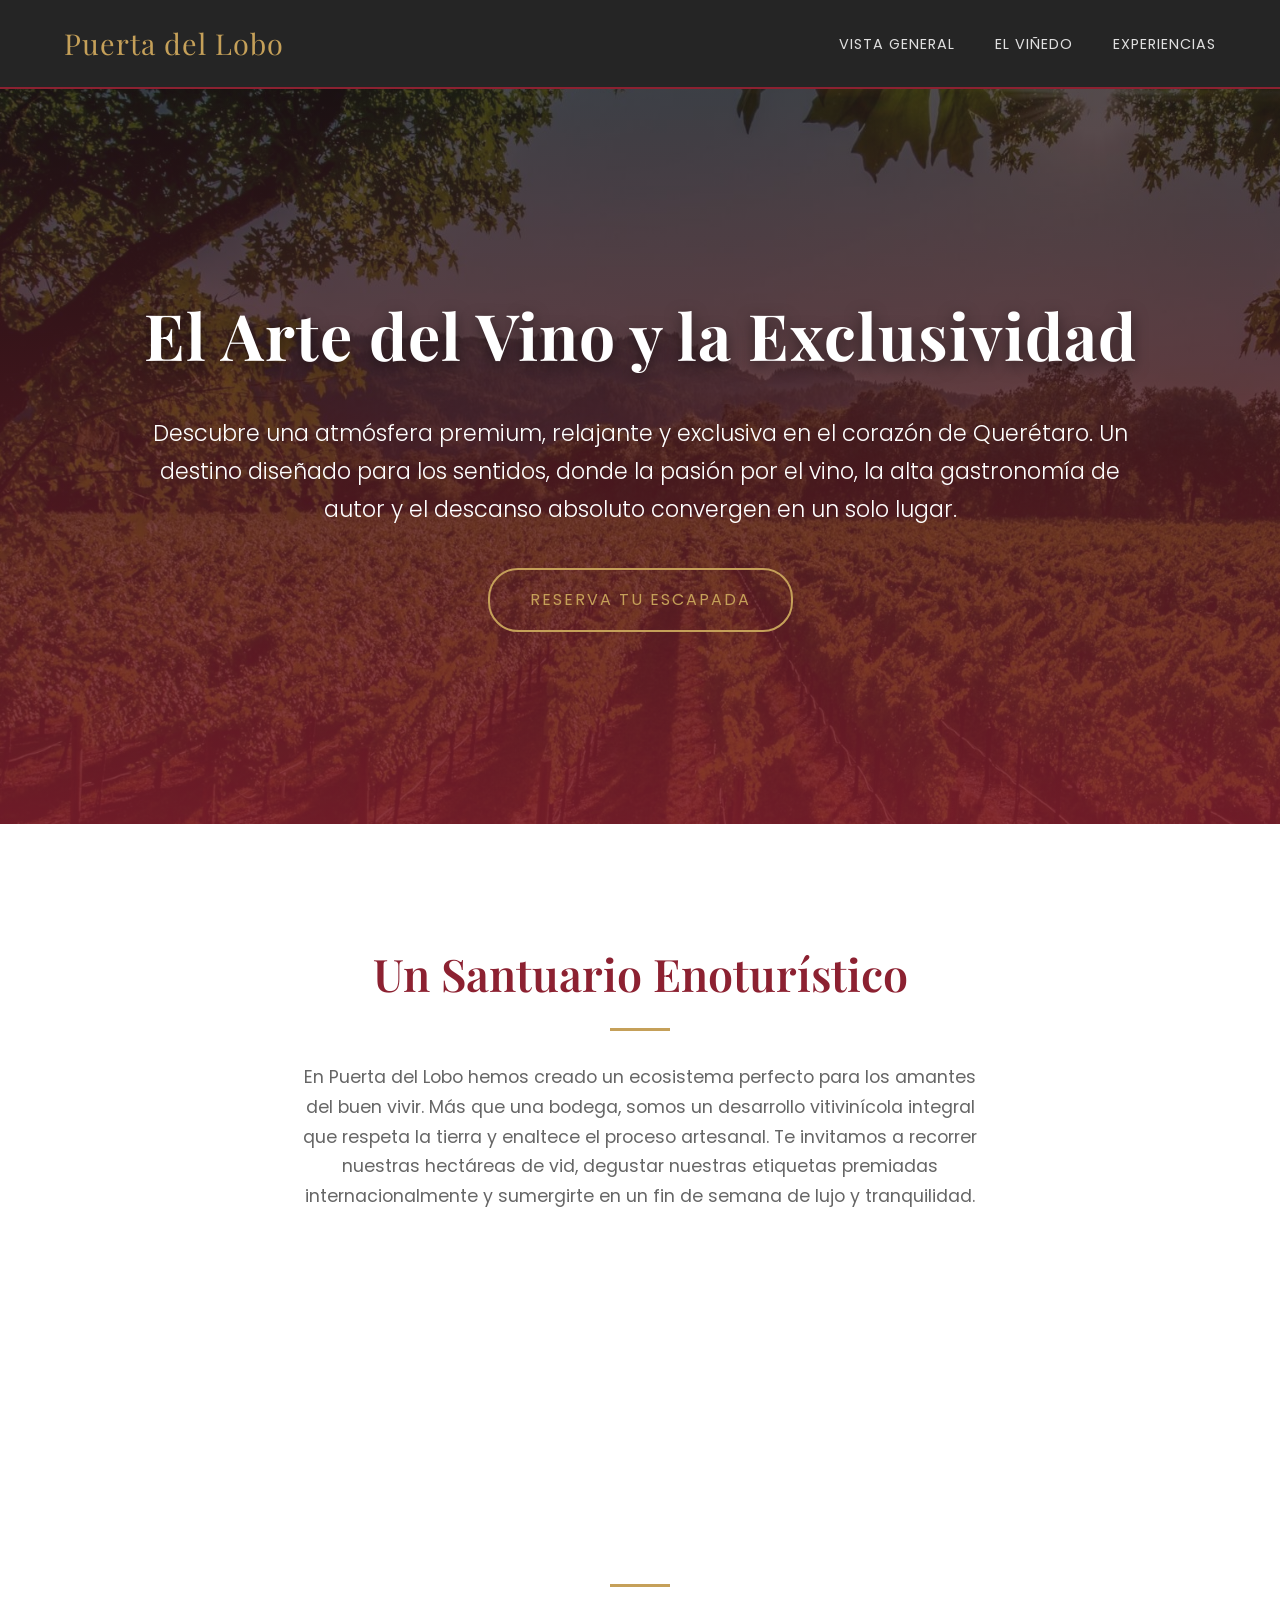
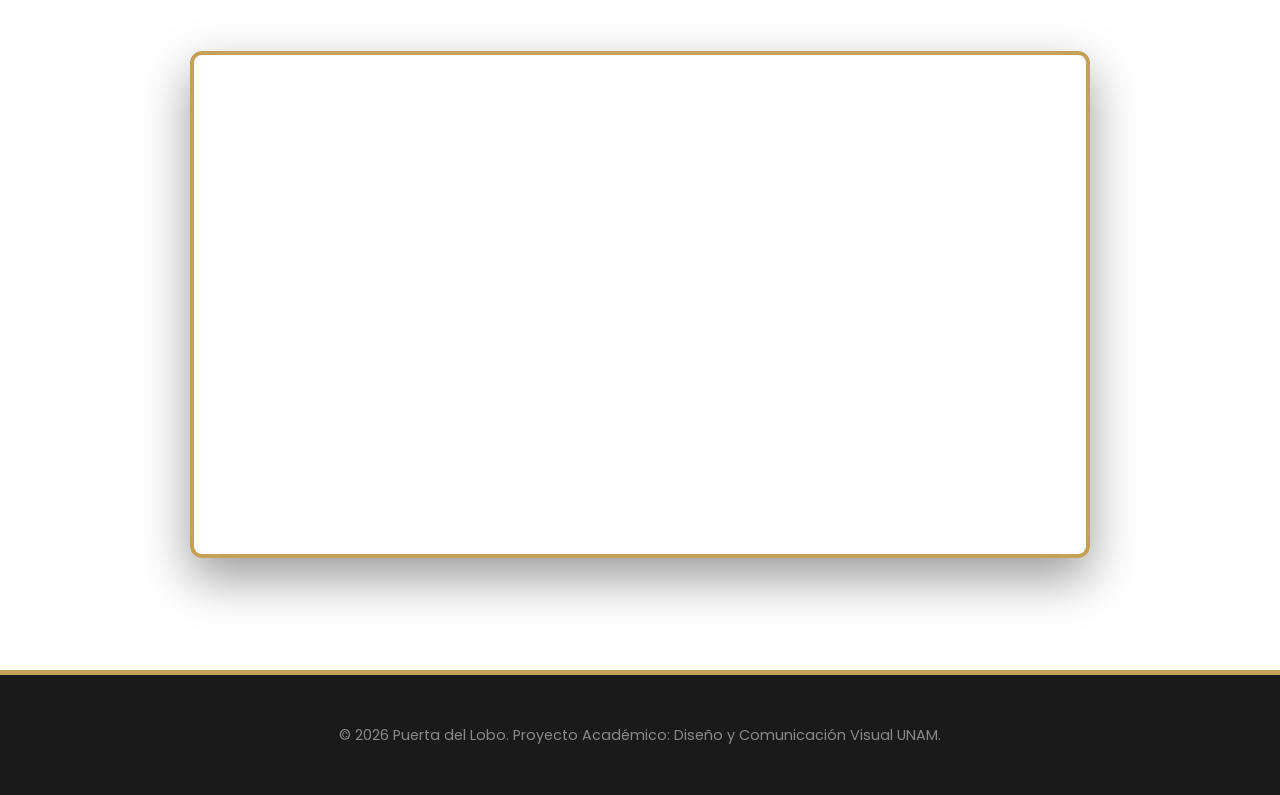
<file: index.html>
<!-- InstanceBegin template="/Templates/PlantillaMaestra.dwt" codeOutsideHTMLIsLocked="false" -->
<!DOCTYPE html>
<html lang="es">
<head>
    <meta charset="UTF-8">
    <meta name="viewport" content="width=device-width, initial-scale=1.0">
    <meta name="generator" content="Adobe Dreamweaver">
    <!-- InstanceBeginEditable name="doctitle" -->
    <title>Puerta del Lobo | Experiencias Enoturísticas Otoño 2026</title>
    <!-- InstanceEndEditable -->
    <link href="https://fonts.googleapis.com/css2?family=Playfair+Display:ital,wght@0,400;0,600;1,400&family=Poppins:wght@300;400;500&display=swap" rel="stylesheet">
    <link rel="stylesheet" href="estilos.css">
    <!-- InstanceBeginEditable name="head" -->
    <!-- InstanceEndEditable -->
</head>
<body>
    <header>
        <div class="logo">Puerta del Lobo</div>
        <nav>
            <ul>
                <li><a href="index.html">Vista General</a></li>
                <li><a href="vinedo.html">El Viñedo</a></li>
                <li><a href="experiencias.html">Experiencias</a></li>
            </ul>
        </nav>
    </header>

    <!-- InstanceBeginEditable name="ContenidoPrincipal" -->
    <section class="hero">
        <h1>El Arte del Vino y la Exclusividad</h1>
        <p>Descubre una atmósfera premium, relajante y exclusiva en el corazón de Querétaro. Un destino diseñado para los sentidos, donde la pasión por el vino, la alta gastronomía de autor y el descanso absoluto convergen en un solo lugar.</p>
        <a href="escapada.html" class="btn-fantasma">Reserva tu escapada</a>
    </section>

    <section class="contenido">
        <h2>Un Santuario Enoturístico</h2>
        <div class="separador"></div>
        <p>En Puerta del Lobo hemos creado un ecosistema perfecto para los amantes del buen vivir. Más que una bodega, somos un desarrollo vitivinícola integral que respeta la tierra y enaltece el proceso artesanal. Te invitamos a recorrer nuestras hectáreas de vid, degustar nuestras etiquetas premiadas internacionalmente y sumergirte en un fin de semana de lujo y tranquilidad.</p>
    </section>

    <section class="video-hero">
        <h2>Vive la Magia de la Vendimia</h2>
        <div class="separador"></div>
        <div class="video-container">
           <iframe src="https://www.youtube.com/embed/1Vy51hjsHgo?autoplay=1&mute=1&loop=1&playlist=1Vy51hjsHgo" title="Puerta de Lobo" allow="accelerometer; autoplay; clipboard-write; encrypted-media; gyroscope; picture-in-picture" allowfullscreen></iframe>
        </div>
    </section>
    <!-- InstanceEndEditable -->

    <footer>
        <p>&copy; 2026 Puerta del Lobo. Proyecto Académico: Diseño y Comunicación Visual UNAM.</p>
    </footer>
</body>
<!-- InstanceEnd -->
</html>
</file>
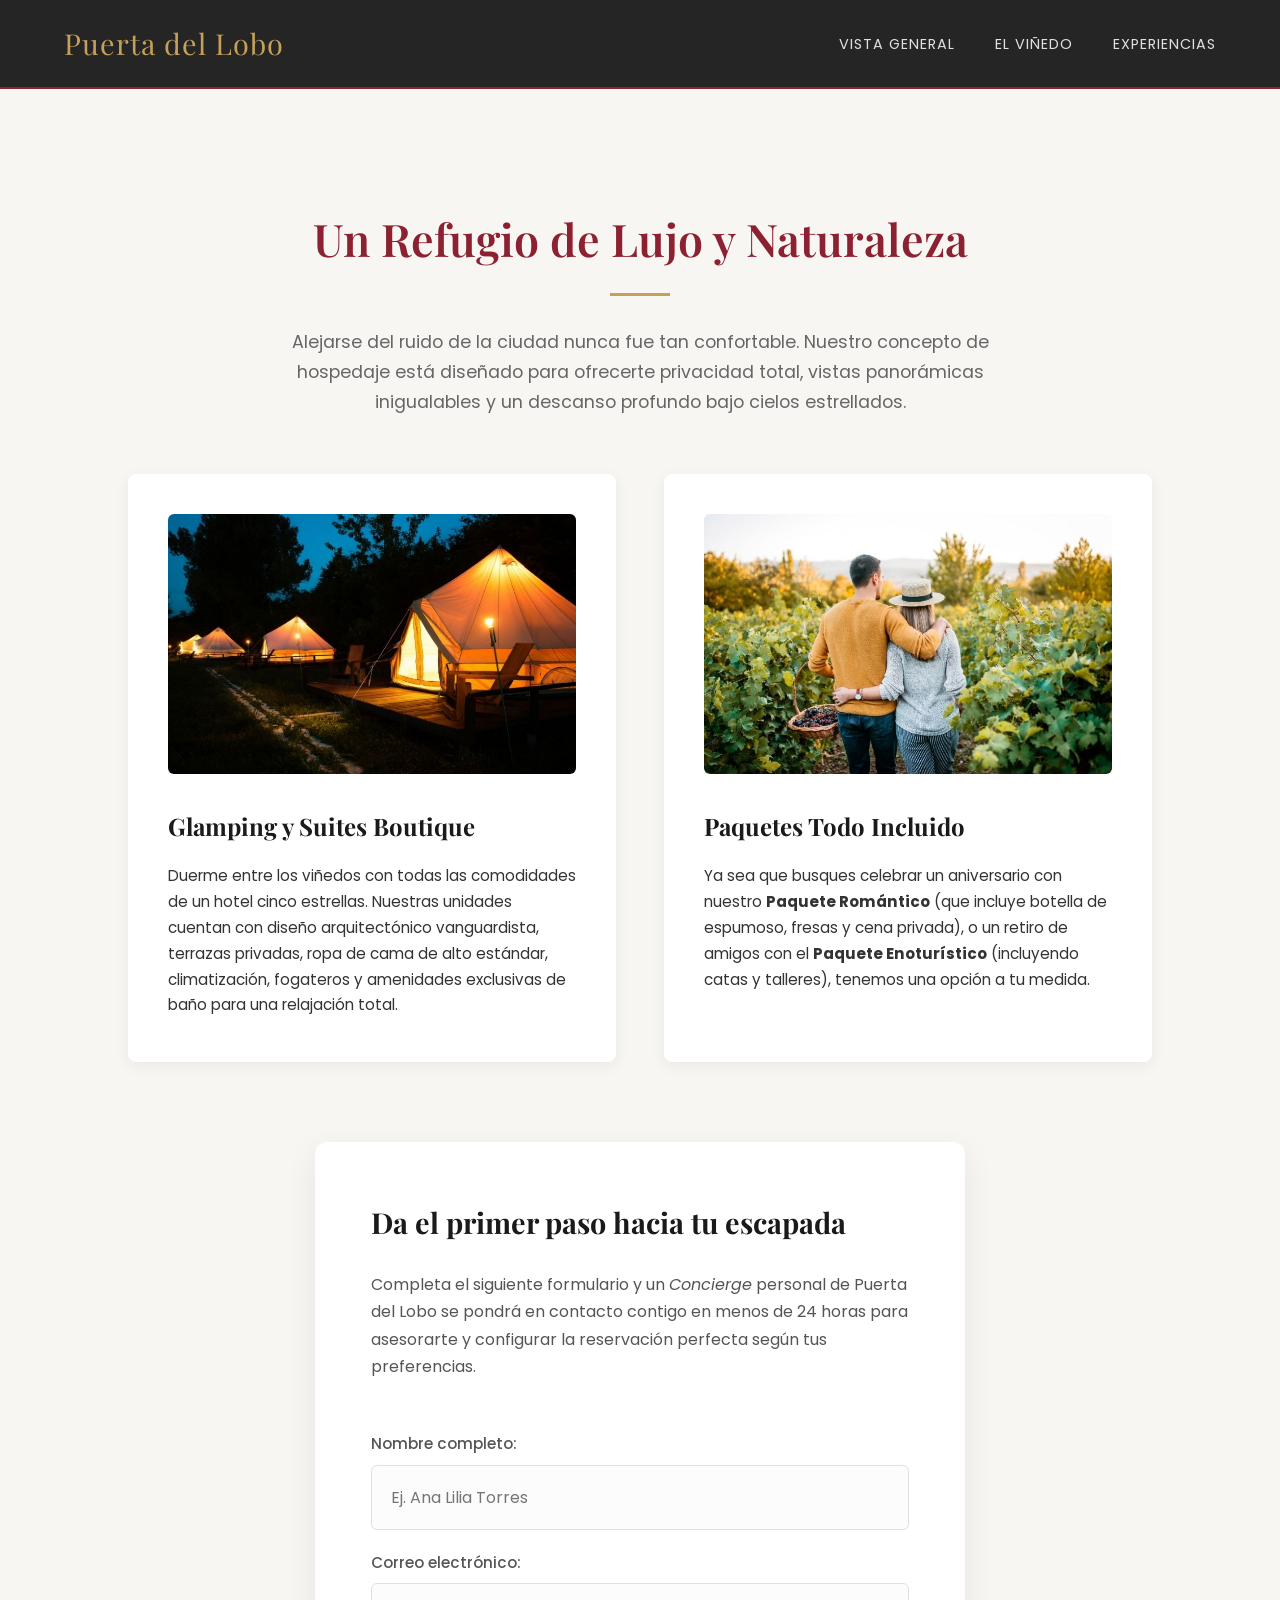
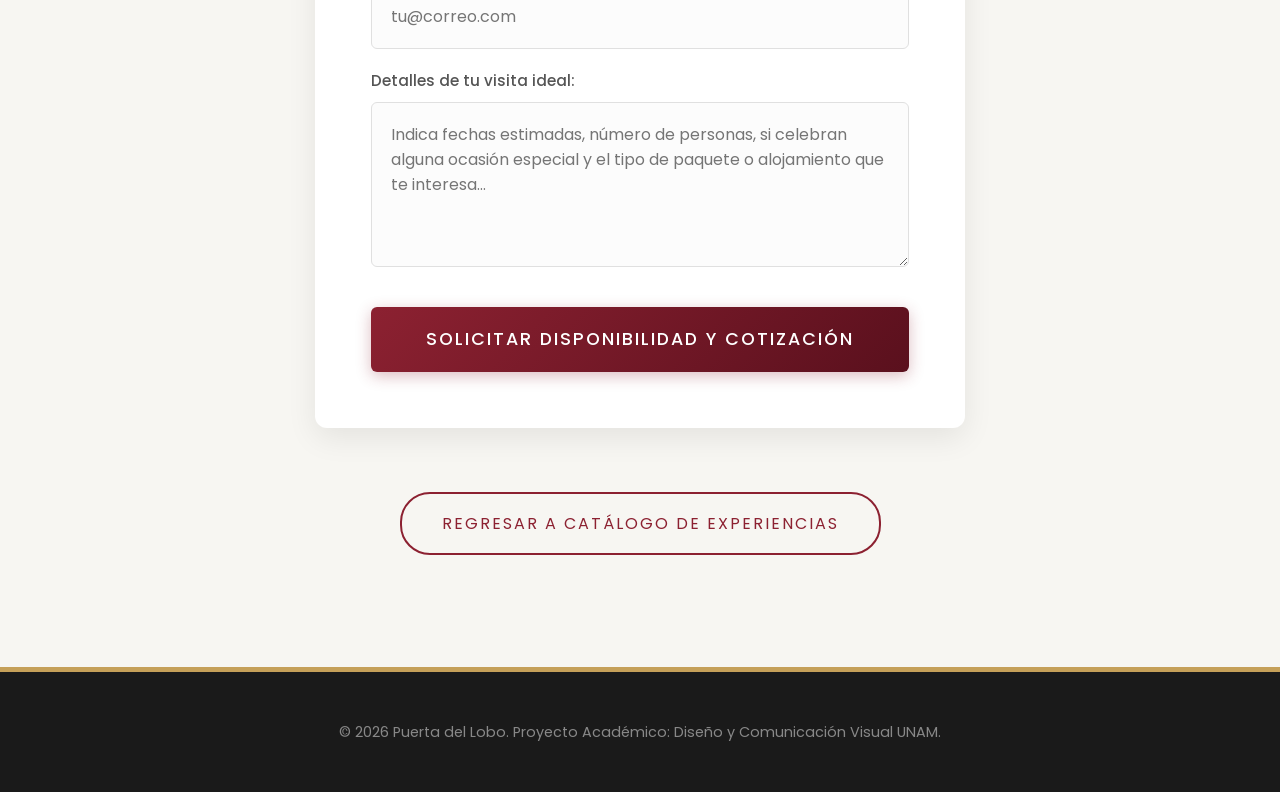
<file: escapada.html>
<!-- InstanceBegin template="/Templates/PlantillaMaestra.dwt" codeOutsideHTMLIsLocked="false" -->
<!DOCTYPE html>
<html lang="es">
<head>
    <meta charset="UTF-8">
    <meta name="viewport" content="width=device-width, initial-scale=1.0">
    <meta name="generator" content="Adobe Dreamweaver">
    <!-- InstanceBeginEditable name="doctitle" -->
    <title>Escapada y Glamping | Puerta del Lobo</title>
    <!-- InstanceEndEditable -->
    <link href="https://fonts.googleapis.com/css2?family=Playfair+Display:ital,wght@0,400;0,600;1,400&family=Poppins:wght@300;400;500&display=swap" rel="stylesheet">
    <link rel="stylesheet" href="estilos.css">
    <!-- InstanceBeginEditable name="head" -->
    <!-- InstanceEndEditable -->
</head>
<body>
    <header>
        <div class="logo">Puerta del Lobo</div>
        <nav>
            <ul>
                <li><a href="index.html">Vista General</a></li>
                <li><a href="vinedo.html">El Viñedo</a></li>
                <li><a href="experiencias.html">Experiencias</a></li>
            </ul>
        </nav>
    </header>

    <!-- InstanceBeginEditable name="ContenidoPrincipal" -->
    <section class="contenido bg-gris">
        <h2>Un Refugio de Lujo y Naturaleza</h2>
        <div class="separador"></div>
        <p>Alejarse del ruido de la ciudad nunca fue tan confortable. Nuestro concepto de hospedaje está diseñado para ofrecerte privacidad total, vistas panorámicas inigualables y un descanso profundo bajo cielos estrellados.</p>
        
        <div class="grid">
             <div class="card">
                <img src="img/glamping.jpg" alt="Glamping" class="img-fluida">
                <h3>Glamping y Suites Boutique</h3>
                <p>Duerme entre los viñedos con todas las comodidades de un hotel cinco estrellas. Nuestras unidades cuentan con diseño arquitectónico vanguardista, terrazas privadas, ropa de cama de alto estándar, climatización, fogateros y amenidades exclusivas de baño para una relajación total.</p>
            </div>
            <div class="card">
                <img src="img/paquetes.jpg" alt="Paquetes" class="img-fluida">
                <h3>Paquetes Todo Incluido</h3>
                <p>Ya sea que busques celebrar un aniversario con nuestro <strong>Paquete Romántico</strong> (que incluye botella de espumoso, fresas y cena privada), o un retiro de amigos con el <strong>Paquete Enoturístico</strong> (incluyendo catas y talleres), tenemos una opción a tu medida.</p>
            </div>
        </div>

        <form action="#" method="post" class="formulario" style="margin-top: 5rem;">
            <h3>Da el primer paso hacia tu escapada</h3>
            <p style="margin-bottom: 2rem; color: #555; font-size: 1rem;">Completa el siguiente formulario y un <em>Concierge</em> personal de Puerta del Lobo se pondrá en contacto contigo en menos de 24 horas para asesorarte y configurar la reservación perfecta según tus preferencias.</p>
            
            <label for="nombre">Nombre completo:</label>
            <input type="text" id="nombre" name="nombre" placeholder="Ej. Ana Lilia Torres">
            
            <label for="email">Correo electrónico:</label>
            <input type="email" id="email" name="email" placeholder="tu@correo.com">
            
            <label for="mensaje">Detalles de tu visita ideal:</label>
            <textarea id="mensaje" name="mensaje" rows="5" placeholder="Indica fechas estimadas, número de personas, si celebran alguna ocasión especial y el tipo de paquete o alojamiento que te interesa..."></textarea>
            
            <button type="submit">Solicitar Disponibilidad y Cotización</button>
        </form>
        
        <div style="margin-top: 4rem;">
            <a href="experiencias.html" class="btn-fantasma" style="color: #8c2131; border-color: #8c2131;">Regresar a Catálogo de Experiencias</a>
        </div>
    </section>
    <!-- InstanceEndEditable -->

    <footer>
        <p>&copy; 2026 Puerta del Lobo. Proyecto Académico: Diseño y Comunicación Visual UNAM.</p>
    </footer>
</body>
<!-- InstanceEnd -->
</html>
</file>
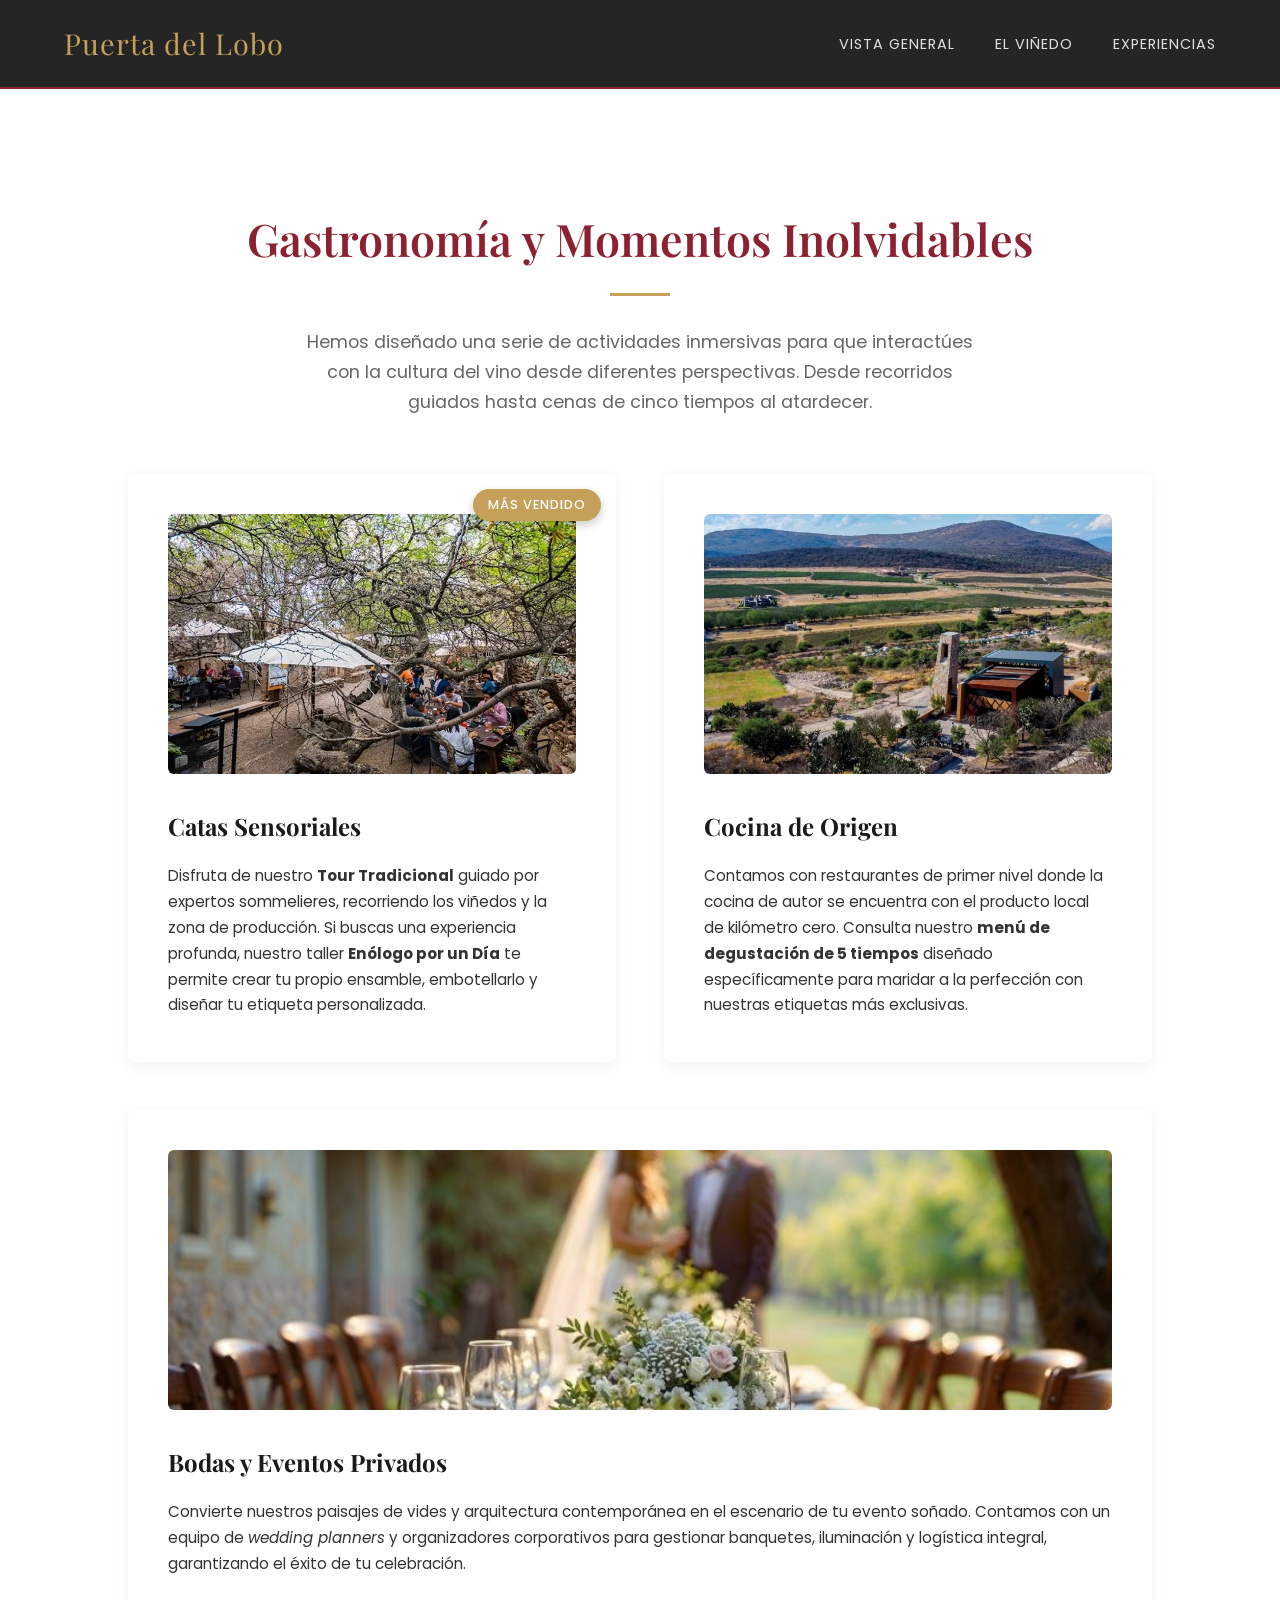
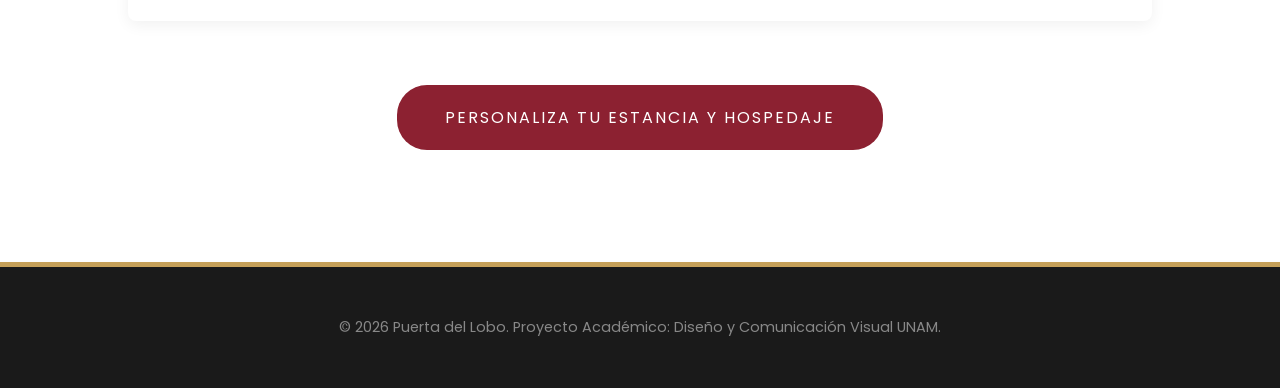
<file: experiencias.html>
<!-- InstanceBegin template="/Templates/PlantillaMaestra.dwt" codeOutsideHTMLIsLocked="false" -->
<!DOCTYPE html>
<html lang="es">
<head>
    <meta charset="UTF-8">
    <meta name="viewport" content="width=device-width, initial-scale=1.0">
    <meta name="generator" content="Adobe Dreamweaver">
    <!-- InstanceBeginEditable name="doctitle" -->
    <title>Experiencias | Puerta del Lobo</title>
    <!-- InstanceEndEditable -->
    <link href="https://fonts.googleapis.com/css2?family=Playfair+Display:ital,wght@0,400;0,600;1,400&family=Poppins:wght@300;400;500&display=swap" rel="stylesheet">
    <link rel="stylesheet" href="estilos.css">
    <!-- InstanceBeginEditable name="head" -->
    <!-- InstanceEndEditable -->
</head>
<body>
    <header>
        <div class="logo">Puerta del Lobo</div>
        <nav>
            <ul>
                <li><a href="index.html">Vista General</a></li>
                <li><a href="vinedo.html">El Viñedo</a></li>
                <li><a href="experiencias.html">Experiencias</a></li>
            </ul>
        </nav>
    </header>

    <!-- InstanceBeginEditable name="ContenidoPrincipal" -->
    <section class="contenido">
        <h2>Gastronomía y Momentos Inolvidables</h2>
        <div class="separador"></div>
        <p>Hemos diseñado una serie de actividades inmersivas para que interactúes con la cultura del vino desde diferentes perspectivas. Desde recorridos guiados hasta cenas de cinco tiempos al atardecer.</p>
        
        <div class="grid">
            <div class="card">
                <span class="badge badge-oro">Más vendido</span>
                <img src="img/carretas.jpg" alt="Tours y Catas" class="img-fluida">
                <h3>Catas Sensoriales</h3>
                <p>Disfruta de nuestro <strong>Tour Tradicional</strong> guiado por expertos sommelieres, recorriendo los viñedos y la zona de producción. Si buscas una experiencia profunda, nuestro taller <strong>Enólogo por un Día</strong> te permite crear tu propio ensamble, embotellarlo y diseñar tu etiqueta personalizada.</p>
            </div>
            <div class="card">
                <img src="img/restaurante.jpg" alt="Restaurantes" class="img-fluida">
                <h3>Cocina de Origen</h3>
                <p>Contamos con restaurantes de primer nivel donde la cocina de autor se encuentra con el producto local de kilómetro cero. Consulta nuestro <strong>menú de degustación de 5 tiempos</strong> diseñado específicamente para maridar a la perfección con nuestras etiquetas más exclusivas.</p>
            </div>
            <div class="card">
                <img src="img/bodas.jpg" alt="Bodas" class="img-fluida">
                <h3>Bodas y Eventos Privados</h3>
                <p>Convierte nuestros paisajes de vides y arquitectura contemporánea en el escenario de tu evento soñado. Contamos con un equipo de <em>wedding planners</em> y organizadores corporativos para gestionar banquetes, iluminación y logística integral, garantizando el éxito de tu celebración.</p>
            </div>
        </div>

        <div style="margin-top: 4rem;">
            <a href="escapada.html" class="btn-fantasma" style="background: #8c2131; color: white; border: none; padding: 1.2rem 3rem;">Personaliza tu Estancia y Hospedaje</a>
        </div>
    </section>
    <!-- InstanceEndEditable -->

    <footer>
        <p>&copy; 2026 Puerta del Lobo. Proyecto Académico: Diseño y Comunicación Visual UNAM.</p>
    </footer>
</body>
<!-- InstanceEnd -->
</html>
</file>
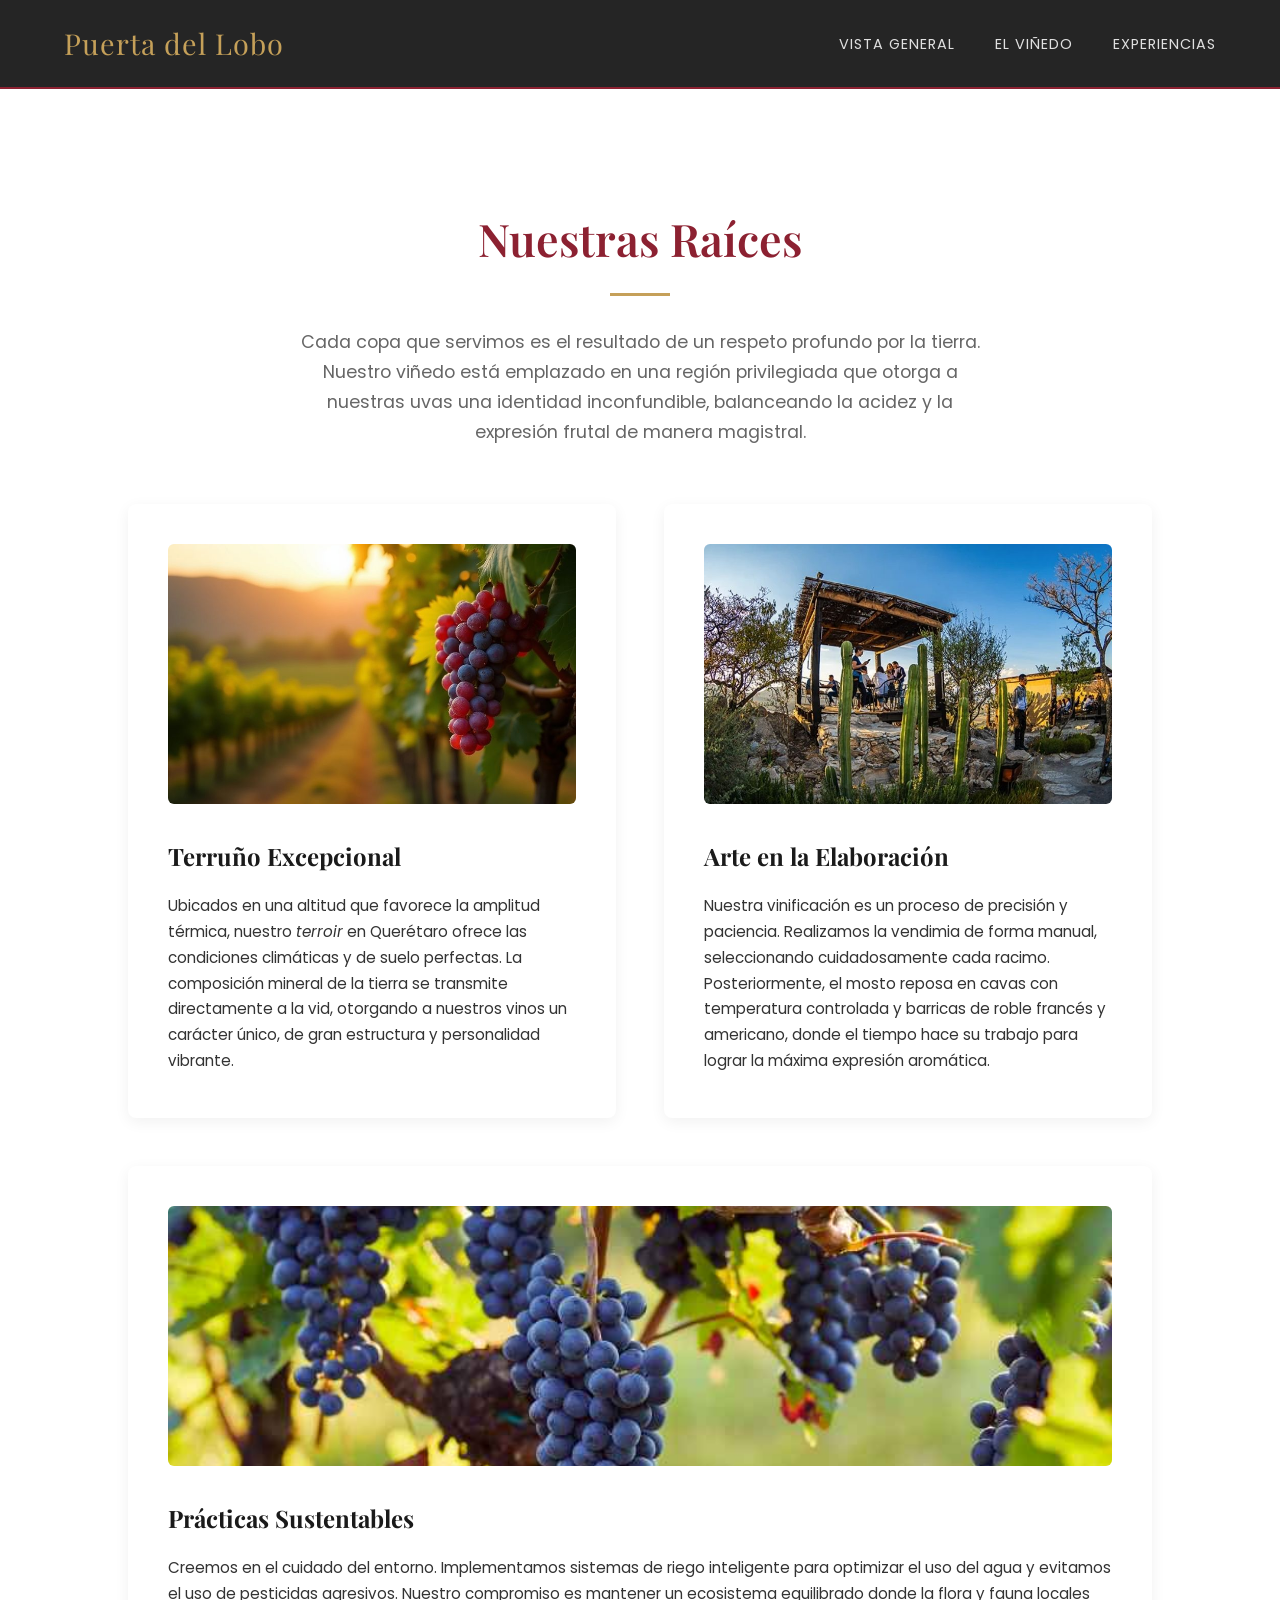
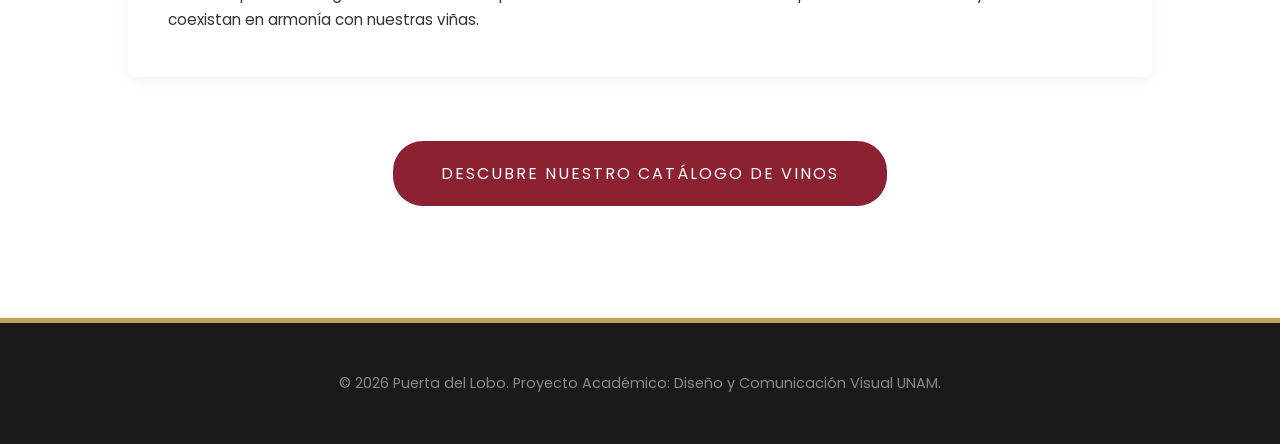
<file: vinedo.html>
<!-- InstanceBegin template="/Templates/PlantillaMaestra.dwt" codeOutsideHTMLIsLocked="false" -->
<!DOCTYPE html>
<html lang="es">
<head>
    <meta charset="UTF-8">
    <meta name="viewport" content="width=device-width, initial-scale=1.0">
    <meta name="generator" content="Adobe Dreamweaver">
    <!-- InstanceBeginEditable name="doctitle" -->
    <title>El Viñedo | Puerta del Lobo</title>
    <!-- InstanceEndEditable -->
    <link href="https://fonts.googleapis.com/css2?family=Playfair+Display:ital,wght@0,400;0,600;1,400&family=Poppins:wght@300;400;500&display=swap" rel="stylesheet">
    <link rel="stylesheet" href="estilos.css">
    <!-- InstanceBeginEditable name="head" -->
    <!-- InstanceEndEditable -->
</head>
<body>
    <header>
        <div class="logo">Puerta del Lobo</div>
        <nav>
            <ul>
                <li><a href="index.html">Vista General</a></li>
                <li><a href="vinedo.html">El Viñedo</a></li>
                <li><a href="experiencias.html">Experiencias</a></li>
            </ul>
        </nav>
    </header>

    <!-- InstanceBeginEditable name="ContenidoPrincipal" -->
    <section class="contenido">
        <h2>Nuestras Raíces</h2>
        <div class="separador"></div>
        <p>Cada copa que servimos es el resultado de un respeto profundo por la tierra. Nuestro viñedo está emplazado en una región privilegiada que otorga a nuestras uvas una identidad inconfundible, balanceando la acidez y la expresión frutal de manera magistral.</p>
        
        <div class="grid">
            <div class="card">
                <img src="img/historia.jpg" alt="Historia y Terruño" class="img-fluida">
                <h3>Terruño Excepcional</h3>
                <p>Ubicados en una altitud que favorece la amplitud térmica, nuestro <em>terroir</em> en Querétaro ofrece las condiciones climáticas y de suelo perfectas. La composición mineral de la tierra se transmite directamente a la vid, otorgando a nuestros vinos un carácter único, de gran estructura y personalidad vibrante.</p>
            </div>
            <div class="card">
                <img src="img/ubicacion.jpg" alt="Proceso de Elaboración" class="img-fluida">
                <h3>Arte en la Elaboración</h3>
                <p>Nuestra vinificación es un proceso de precisión y paciencia. Realizamos la vendimia de forma manual, seleccionando cuidadosamente cada racimo. Posteriormente, el mosto reposa en cavas con temperatura controlada y barricas de roble francés y americano, donde el tiempo hace su trabajo para lograr la máxima expresión aromática.</p>
            </div>
            <div class="card">
                <img src="img/vinedo.jpg" alt="Sustentabilidad" class="img-fluida">
                <h3>Prácticas Sustentables</h3>
                <p>Creemos en el cuidado del entorno. Implementamos sistemas de riego inteligente para optimizar el uso del agua y evitamos el uso de pesticidas agresivos. Nuestro compromiso es mantener un ecosistema equilibrado donde la flora y fauna locales coexistan en armonía con nuestras viñas.</p>
            </div>
        </div>
        
        <div style="margin-top: 4rem;">
            <a href="vinos.html" class="btn-fantasma" style="background: #8c2131; color: white; border: none; padding: 1.2rem 3rem;">Descubre Nuestro Catálogo de Vinos</a>
        </div>
    </section>
    <!-- InstanceEndEditable -->

    <footer>
        <p>&copy; 2026 Puerta del Lobo. Proyecto Académico: Diseño y Comunicación Visual UNAM.</p>
    </footer>
</body>
<!-- InstanceEnd -->
</html>
</file>
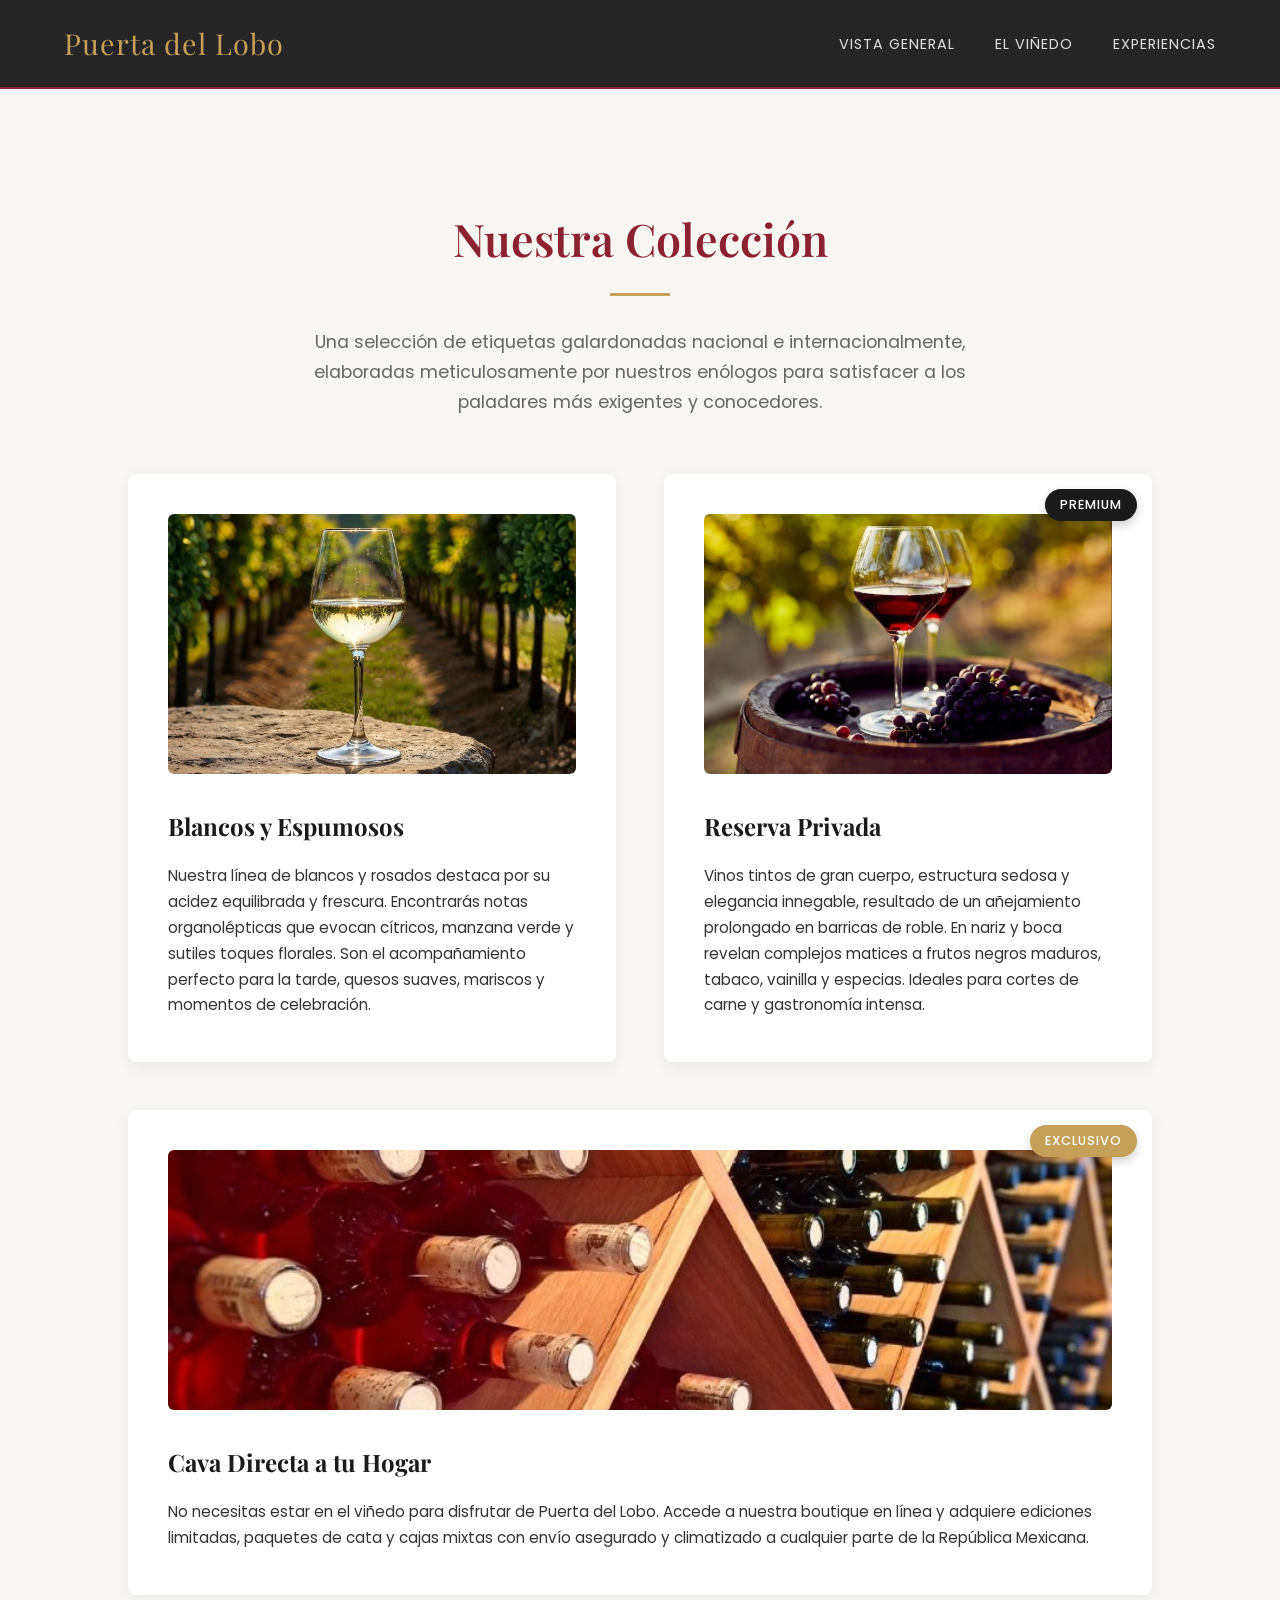
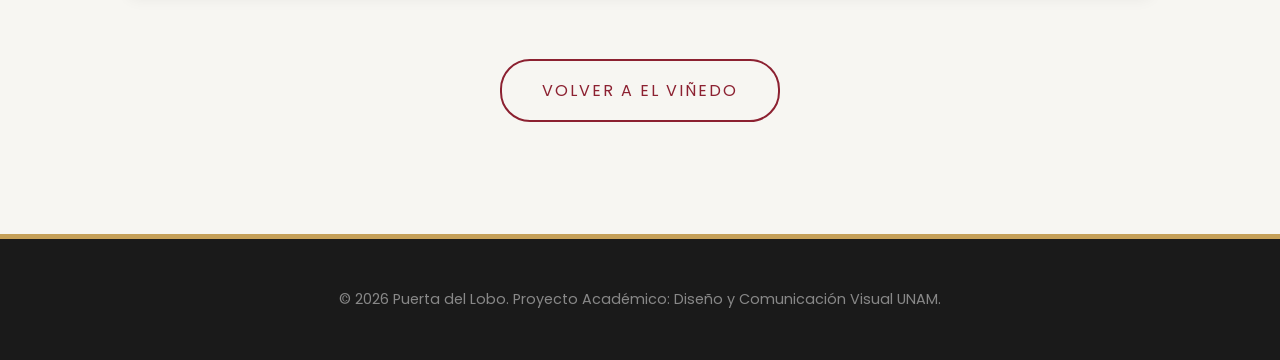
<file: vinos.html>
<!-- InstanceBegin template="/Templates/PlantillaMaestra.dwt" codeOutsideHTMLIsLocked="false" -->
<!DOCTYPE html>
<html lang="es">
<head>
    <meta charset="UTF-8">
    <meta name="viewport" content="width=device-width, initial-scale=1.0">
    <meta name="generator" content="Adobe Dreamweaver">
    <!-- InstanceBeginEditable name="doctitle" -->
    <title>Nuestros Vinos | Puerta del Lobo</title>
    <!-- InstanceEndEditable -->
    <link href="https://fonts.googleapis.com/css2?family=Playfair+Display:ital,wght@0,400;0,600;1,400&family=Poppins:wght@300;400;500&display=swap" rel="stylesheet">
    <link rel="stylesheet" href="estilos.css">
    <!-- InstanceBeginEditable name="head" -->
    <!-- InstanceEndEditable -->
</head>
<body>
    <header>
        <div class="logo">Puerta del Lobo</div>
        <nav>
            <ul>
                <li><a href="index.html">Vista General</a></li>
                <li><a href="vinedo.html">El Viñedo</a></li>
                <li><a href="experiencias.html">Experiencias</a></li>
            </ul>
        </nav>
    </header>

    <!-- InstanceBeginEditable name="ContenidoPrincipal" -->
    <section class="contenido bg-gris">
        <h2>Nuestra Colección</h2>
        <div class="separador"></div>
        <p>Una selección de etiquetas galardonadas nacional e internacionalmente, elaboradas meticulosamente por nuestros enólogos para satisfacer a los paladares más exigentes y conocedores.</p>
        
        <div class="grid">
            <div class="card">
                <img src="img/blancos.jpg" alt="Vinos Blancos" class="img-fluida">
                <h3>Blancos y Espumosos</h3>
                <p>Nuestra línea de blancos y rosados destaca por su acidez equilibrada y frescura. Encontrarás notas organolépticas que evocan cítricos, manzana verde y sutiles toques florales. Son el acompañamiento perfecto para la tarde, quesos suaves, mariscos y momentos de celebración.</p>
            </div>
            <div class="card">
                <span class="badge">Premium</span>
                <img src="img/tintos.jpg" alt="Vino Tinto Reserva" class="img-fluida">
                <h3>Reserva Privada</h3>
                <p>Vinos tintos de gran cuerpo, estructura sedosa y elegancia innegable, resultado de un añejamiento prolongado en barricas de roble. En nariz y boca revelan complejos matices a frutos negros maduros, tabaco, vainilla y especias. Ideales para cortes de carne y gastronomía intensa.</p>
            </div>
            <div class="card">
                <span class="badge badge-oro">Exclusivo</span>
                <img src="img/tienda.jpg" alt="Tienda en Línea" class="img-fluida">
                <h3>Cava Directa a tu Hogar</h3>
                <p>No necesitas estar en el viñedo para disfrutar de Puerta del Lobo. Accede a nuestra boutique en línea y adquiere ediciones limitadas, paquetes de cata y cajas mixtas con envío asegurado y climatizado a cualquier parte de la República Mexicana.</p>
            </div>
        </div>
        
        <div style="margin-top: 4rem;">
            <a href="vinedo.html" class="btn-fantasma" style="color: #8c2131; border-color: #8c2131;">Volver a El Viñedo</a>
        </div>
    </section>
    <!-- InstanceEndEditable -->

    <footer>
        <p>&copy; 2026 Puerta del Lobo. Proyecto Académico: Diseño y Comunicación Visual UNAM.</p>
    </footer>
</body>
<!-- InstanceEnd -->
</html>
</file>
<file: estilos.css>
* {
    margin: 0;
    padding: 0;
    box-sizing: border-box;
    font-family: 'Poppins', sans-serif;
}

body {
    color: #333;
    line-height: 1.7;
    background-color: #ffffff;
}

h1, h2, h3, .logo {
    font-family: 'Playfair Display', serif;
}

header {
    background-color: rgba(26, 26, 26, 0.95);
    backdrop-filter: blur(5px);
    color: white;
    padding: 1.2rem 5%;
    display: flex;
    justify-content: space-between;
    align-items: center;
    position: sticky;
    top: 0;
    z-index: 100;
    border-bottom: 2px solid #8c2131;
}

header .logo {
    font-size: 1.8rem;
    color: #c5a059;
    letter-spacing: 1px;
}

nav ul {
    list-style: none;
    display: flex;
    gap: 2.5rem;
}

nav ul li a {
    color: #e0e0e0;
    text-decoration: none;
    font-size: 0.9rem;
    text-transform: uppercase;
    letter-spacing: 1px;
    transition: color 0.3s;
}

nav ul li a:hover {
    color: #c5a059;
}

.contenido {
    padding: 7rem 10%;
    text-align: center;
}

.bg-gris {
    background-color: #f7f6f2;
}

h2 {
    color: #8c2131;
    font-size: 2.8rem;
    font-weight: 600;
}

.separador {
    width: 60px;
    height: 3px;
    background-color: #c5a059;
    margin: 1rem auto 2rem auto;
}

.contenido > p {
    font-size: 1.1rem;
    color: #666;
    max-width: 700px;
    margin: 0 auto 3.5rem auto;
}

.grid {
    display: flex;
    gap: 3rem;
    justify-content: center;
    flex-wrap: wrap;
}

.card {
    background: white;
    padding: 2.5rem;
    border-radius: 8px;
    box-shadow: 0 4px 15px rgba(0,0,0,0.06);
    flex: 1;
    min-width: 320px;
    text-align: left;
    position: relative;
    transition: transform 0.4s cubic-bezier(0.175, 0.885, 0.32, 1.275), box-shadow 0.4s ease;
    border-bottom: 4px solid transparent;
}

.card:hover {
    transform: translateY(-10px);
    box-shadow: 0 20px 40px rgba(140, 33, 49, 0.12);
    border-bottom: 4px solid #8c2131;
}

.card h3 {
    color: #1a1a1a;
    margin-bottom: 1rem;
    font-size: 1.5rem;
}

.card p {
    font-size: 0.95rem;
}

.badge {
    position: absolute;
    top: 15px;
    right: 15px;
    background-color: #1a1a1a;
    color: white;
    padding: 5px 15px;
    border-radius: 20px;
    font-size: 0.8rem;
    font-weight: 500;
    text-transform: uppercase;
    letter-spacing: 1px;
    z-index: 10;
    box-shadow: 0 4px 10px rgba(0,0,0,0.2);
}

.badge-oro {
    background-color: #c5a059;
}

.formulario {
    max-width: 650px;
    margin: 0 auto;
    display: flex;
    flex-direction: column;
    text-align: left;
    background: white;
    padding: 3.5rem;
    border-radius: 12px;
    box-shadow: 0 10px 30px rgba(0,0,0,0.08);
}

.formulario h3 {
    margin-bottom: 1.5rem;
    color: #1a1a1a;
    font-size: 1.8rem;
}

.formulario label {
    margin-top: 1.2rem;
    font-size: 0.95rem;
    color: #555;
    font-weight: 500;
}

.formulario input, .formulario textarea {
    width: 100%;
    padding: 1.2rem;
    margin-top: 0.5rem;
    border: 1px solid #e0e0e0;
    border-radius: 6px;
    font-size: 1rem;
    background-color: #fcfcfc;
    transition: border-color 0.3s, box-shadow 0.3s;
}

.formulario input:focus, .formulario textarea:focus {
    outline: none;
    border-color: #c5a059;
    box-shadow: 0 0 0 3px rgba(197, 160, 89, 0.2);
}

.formulario button {
    margin-top: 2.5rem;
    padding: 1.2rem;
    background: linear-gradient(135deg, #8c2131 0%, #5a101d 100%);
    color: white;
    border: none;
    border-radius: 6px;
    cursor: pointer;
    font-size: 1.1rem;
    font-weight: 500;
    text-transform: uppercase;
    letter-spacing: 2px;
    transition: transform 0.3s, box-shadow 0.3s;
    box-shadow: 0 4px 15px rgba(140, 33, 49, 0.3);
}

.formulario button:hover {
    transform: translateY(-2px);
    box-shadow: 0 8px 25px rgba(140, 33, 49, 0.5);
}

footer {
    background-color: #1a1a1a;
    color: #888;
    text-align: center;
    padding: 3rem;
    font-size: 0.9rem;
    border-top: 5px solid #c5a059;
}

/* --- HERO INICIO --- */
.hero {
    background-image: linear-gradient(rgba(26, 26, 26, 0.6), rgba(140, 33, 49, 0.85)), url('img/hero.jpg');
    background-size: cover;
    background-position: center;
    background-attachment: fixed; 
    color: white;
    padding: 12rem 10%;
    text-align: center;
}

.hero h1 {
    font-size: 4rem;
    margin-bottom: 1.5rem;
    letter-spacing: 1px;
    text-shadow: 0 5px 15px rgba(0,0,0,0.5);
}

.hero p {
    font-size: 1.4rem;
    font-weight: 300;
    margin-bottom: 2.5rem;
}

.btn-fantasma {
    display: inline-block;
    padding: 1rem 2.5rem;
    border: 2px solid #c5a059;
    color: #c5a059;
    text-decoration: none;
    text-transform: uppercase;
    letter-spacing: 2px;
    border-radius: 30px;
    transition: background-color 0.3s, color 0.3s;
}

.btn-fantasma:hover {
    background-color: #c5a059;
    color: #1a1a1a;
}

.img-fluida {
    width: 100%;
    height: 260px;
    object-fit: cover;
    border-radius: 6px;
    margin-bottom: 1.5rem;
}

/* --- NUEVO: VIDEO HERO --- */
.video-hero {
    background: linear-gradient(rgba(26, 26, 26, 0.85), rgba(26, 26, 26, 0.95)), url('img/historia.jpg');
    background-size: cover;
    background-position: center;
    background-attachment: fixed;
    padding: 7rem 5%;
    text-align: center;
}

.video-hero h2 {
    color: white;
}

.video-hero .separador {
    margin-bottom: 4rem;
}

.video-container {
    margin: 0 auto;
    max-width: 900px;
    aspect-ratio: 16 / 9;
    box-shadow: 0 20px 50px rgba(0,0,0,0.4);
    border-radius: 12px;
    overflow: hidden;
    border: 4px solid #c5a059; /* Marco dorado para resaltar */
}

.video-container iframe,
.video-container video {
    width: 100%;
    height: 100%;
    border: none;
    object-fit: cover;
    display: block;
}
</file>
